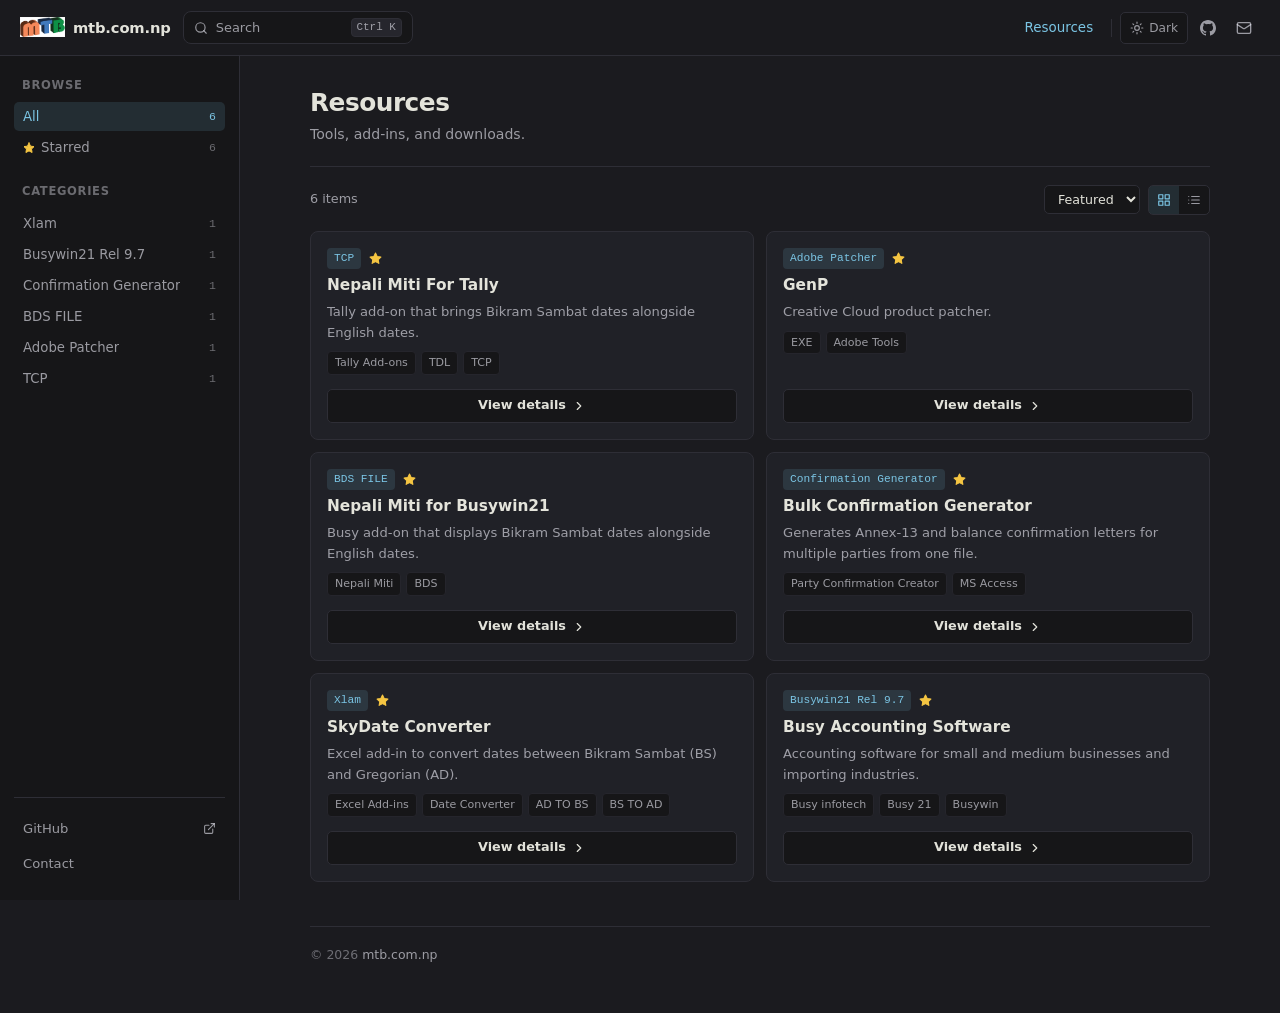
<file: index.html>
<!DOCTYPE html>
<html lang="en" data-theme="dark">
<head>
  <meta charset="UTF-8" />
  <meta name="viewport" content="width=device-width, initial-scale=1.0" />
  <meta name="description" content="Free tools, Excel add-ins, and utilities on mtb.com.np." />
  <meta name="referrer" content="no-referrer" />
  <meta http-equiv="Content-Security-Policy" content="default-src 'none'; script-src 'self'; style-src 'self'; img-src 'self'; font-src 'none'; connect-src 'none'; form-action 'none'; base-uri 'self'; manifest-src 'self'; object-src 'none';" />
  <title>Resources — mtb.com.np</title>
  <link rel="canonical" href="https://mtb.com.np/" />
  <link rel="icon" href="favicon.ico" sizes="any" />
  <link rel="icon" type="image/png" sizes="32x32" href="assets/imgs/favicon-32x32.png" />
  <link rel="icon" type="image/png" sizes="16x16" href="assets/imgs/favicon-16x16.png" />
  <link rel="apple-touch-icon" sizes="180x180" href="assets/imgs/apple-touch-icon.png" />
  <link rel="manifest" href="site.webmanifest" />
  <link rel="stylesheet" href="assets/css/mtb.css" />
  <script src="assets/js/theme.js"></script>
  <script defer src="resources.js"></script>
  <script defer src="assets/js/mtb.js"></script>
</head>
<body>
  <header class="vp-nav">
    <div class="nav-left">
      <button type="button" class="nav-menu-btn" id="nav-menu-btn" aria-label="Open categories" aria-expanded="false" aria-controls="sidebar">
        <svg width="16" height="16" viewBox="0 0 24 24" fill="none" stroke="currentColor" stroke-width="2" stroke-linecap="round" aria-hidden="true">
          <line x1="3" y1="6" x2="21" y2="6" />
          <line x1="3" y1="12" x2="21" y2="12" />
          <line x1="3" y1="18" x2="21" y2="18" />
        </svg>
      </button>

      <a href="./" class="nav-logo">
        <img src="assets/imgs/logo.png" alt="mtb logo" class="nav-logo-img" width="45" height="20" />
        <span>mtb.com.np</span>
      </a>

      <button type="button" class="search-trigger" id="search-trigger" aria-label="Search resources (Ctrl+K)">
        <svg width="14" height="14" viewBox="0 0 24 24" fill="none" stroke="currentColor" stroke-width="2" stroke-linecap="round" stroke-linejoin="round" aria-hidden="true">
          <circle cx="11" cy="11" r="8" />
          <line x1="21" y1="21" x2="16.65" y2="16.65" />
        </svg>
        <span class="search-trigger-text">Search</span>
        <kbd class="kbd">Ctrl K</kbd>
      </button>
    </div>

    <nav class="nav-right" aria-label="Primary">
      <a href="./" class="nav-link active">Resources</a>
      <div class="nav-divider" aria-hidden="true"></div>
      <button type="button" class="theme-btn" id="theme-toggle" aria-label="Switch theme">
        <svg width="14" height="14" viewBox="0 0 24 24" fill="none" stroke="currentColor" stroke-width="2" stroke-linecap="round" stroke-linejoin="round" aria-hidden="true">
          <circle cx="12" cy="12" r="4" />
          <path d="M12 2v2M12 20v2M4.93 4.93l1.41 1.41M17.66 17.66l1.41 1.41M2 12h2M20 12h2M6.34 17.66l-1.41 1.41M19.07 4.93l-1.41 1.41" />
        </svg>
        <span class="theme-label" id="theme-label">Dark</span>
      </button>
      <a href="https://github.com/mtbcomnp" class="nav-icon" data-site-link="github" target="_blank" rel="noopener noreferrer" title="GitHub" aria-label="GitHub">
        <svg width="16" height="16" viewBox="0 0 24 24" fill="currentColor" aria-hidden="true">
          <path d="M12 0C5.37 0 0 5.37 0 12c0 5.3 3.44 9.8 8.2 11.38.6.11.82-.26.82-.58v-2.03c-3.34.72-4.04-1.61-4.04-1.61-.54-1.38-1.33-1.75-1.33-1.75-1.09-.74.08-.73.08-.73 1.2.09 1.84 1.24 1.84 1.24 1.07 1.83 2.8 1.3 3.49 1 .1-.78.42-1.3.76-1.6-2.67-.3-5.47-1.33-5.47-5.93 0-1.31.47-2.38 1.24-3.22-.12-.3-.54-1.52.12-3.18 0 0 1.01-.32 3.3 1.23a11.5 11.5 0 0 1 3-.4c1.02 0 2.04.14 3 .4 2.28-1.55 3.29-1.23 3.29-1.23.66 1.66.24 2.88.12 3.18.77.84 1.24 1.91 1.24 3.22 0 4.61-2.81 5.63-5.48 5.92.43.37.81 1.1.81 2.22v3.29c0 .32.22.7.83.58C20.56 21.8 24 17.3 24 12c0-6.63-5.37-12-12-12z" />
        </svg>
      </a>
      <a href="mailto:info@mtb.com.np" class="nav-icon" data-site-link="email" title="Email" aria-label="Email">
        <svg width="16" height="16" viewBox="0 0 24 24" fill="none" stroke="currentColor" stroke-width="2" stroke-linecap="round" stroke-linejoin="round" aria-hidden="true">
          <rect x="2" y="4" width="20" height="16" rx="2" />
          <path d="m22 7-8.97 5.7a1.94 1.94 0 0 1-2.06 0L2 7" />
        </svg>
      </a>
    </nav>
  </header>

  <div class="sidebar-backdrop" id="sidebar-backdrop"></div>

  <div class="vp-shell">
    <aside class="vp-sidebar" id="sidebar" aria-label="Categories">
      <div class="sidebar-mobile-head">
        <span class="sidebar-mobile-title">Categories</span>
        <button type="button" class="sidebar-close" id="sidebar-close" aria-label="Close categories">
          <svg width="14" height="14" viewBox="0 0 24 24" fill="none" stroke="currentColor" stroke-width="2" stroke-linecap="round" aria-hidden="true">
            <line x1="18" y1="6" x2="6" y2="18" />
            <line x1="6" y1="6" x2="18" y2="18" />
          </svg>
        </button>
      </div>

      <div class="sidebar-group">
        <div class="sidebar-heading">Browse</div>
        <div class="sidebar-list" id="sidebar-browse"></div>
      </div>

      <div class="sidebar-group">
        <div class="sidebar-heading">Categories</div>
        <div class="sidebar-list" id="sidebar-categories"></div>
      </div>

      <div class="sidebar-footer">
        <a href="https://github.com/mtbcomnp" class="sidebar-ext" data-site-link="github" target="_blank" rel="noopener noreferrer">
          <span>GitHub</span>
          <svg width="13" height="13" viewBox="0 0 24 24" fill="none" stroke="currentColor" stroke-width="2" stroke-linecap="round" stroke-linejoin="round" aria-hidden="true">
            <path d="M18 13v6a2 2 0 0 1-2 2H5a2 2 0 0 1-2-2V8a2 2 0 0 1 2-2h6" />
            <polyline points="15 3 21 3 21 9" />
            <line x1="10" y1="14" x2="21" y2="3" />
          </svg>
        </a>
        <a href="mailto:info@mtb.com.np" class="sidebar-ext" data-site-link="email">
          <span>Contact</span>
        </a>
      </div>
    </aside>

    <main class="vp-main">
      <div class="content-wrap">
        <div class="page-header">
          <h1 class="page-title" id="page-title">Resources</h1>
          <p class="page-sub" id="page-sub">Tools, add-ins, and downloads.</p>
        </div>

        <div class="mobile-pills" id="mobile-pills" aria-label="Category filter"></div>

        <div class="toolbar">
          <div class="toolbar-left">
            <span class="results-summary" id="results-summary"></span>
            <button type="button" class="link-btn" id="reset-filter-btn" hidden>Reset</button>
          </div>

          <div class="toolbar-right">
            <select id="sort-select" class="sort-select" aria-label="Sort resources">
              <option value="featured">Featured</option>
              <option value="newest">Newest</option>
              <option value="oldest">Oldest</option>
              <option value="name">A–Z</option>
            </select>

            <div class="view-toggle" role="group" aria-label="Layout view">
              <button type="button" class="view-btn active" id="view-grid-btn" title="Grid view" aria-label="Grid view" aria-pressed="true">
                <svg width="14" height="14" viewBox="0 0 24 24" fill="none" stroke="currentColor" stroke-width="2" stroke-linecap="round" stroke-linejoin="round" aria-hidden="true">
                  <rect x="3" y="3" width="7" height="7" />
                  <rect x="14" y="3" width="7" height="7" />
                  <rect x="14" y="14" width="7" height="7" />
                  <rect x="3" y="14" width="7" height="7" />
                </svg>
              </button>
              <button type="button" class="view-btn" id="view-list-btn" title="List view" aria-label="List view" aria-pressed="false">
                <svg width="14" height="14" viewBox="0 0 24 24" fill="none" stroke="currentColor" stroke-width="2" stroke-linecap="round" stroke-linejoin="round" aria-hidden="true">
                  <line x1="8" y1="6" x2="21" y2="6" />
                  <line x1="8" y1="12" x2="21" y2="12" />
                  <line x1="8" y1="18" x2="21" y2="18" />
                  <line x1="3" y1="6" x2="3.01" y2="6" />
                  <line x1="3" y1="12" x2="3.01" y2="12" />
                  <line x1="3" y1="18" x2="3.01" y2="18" />
                </svg>
              </button>
            </div>
          </div>
        </div>

        <div class="items-container view-grid" id="items-container"></div>

        <div class="empty-state" id="empty-state" hidden>
          <p>No items match this filter. <button type="button" class="link-btn" id="empty-reset-btn">Show all</button></p>
        </div>
      </div>

      <footer class="site-footer">
        <span>© <span id="footer-year"></span> <a href="https://mtb.com.np" id="footer-name">mtb.com.np</a></span>
      </footer>
    </main>
  </div>

  <div class="search-overlay" id="search-overlay" role="dialog" aria-modal="true" aria-label="Search resources" aria-hidden="true">
    <div class="search-modal">
      <div class="search-modal-head">
        <svg width="15" height="15" viewBox="0 0 24 24" fill="none" stroke="currentColor" stroke-width="2" stroke-linecap="round" stroke-linejoin="round" aria-hidden="true">
          <circle cx="11" cy="11" r="8" />
          <line x1="21" y1="21" x2="16.65" y2="16.65" />
        </svg>
        <input type="search" id="search-input" class="search-input" placeholder="Search tools, formats, tags…" autocomplete="off" spellcheck="false" />
        <button type="button" class="search-close" id="search-close" aria-label="Close search">
          <kbd class="kbd">Esc</kbd>
        </button>
      </div>
      <div class="search-results" id="search-results"></div>
    </div>
  </div>
</body>
</html>
</file>
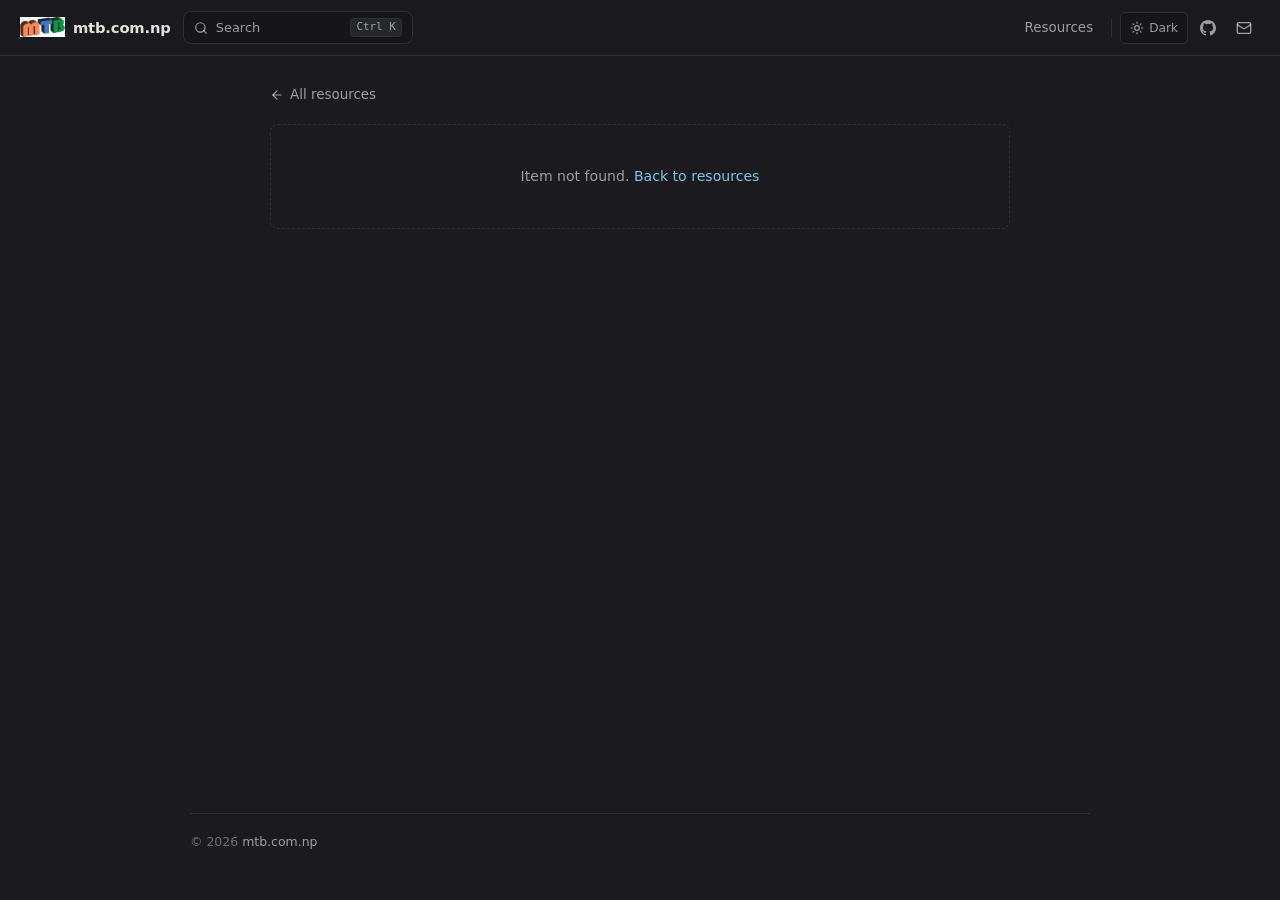
<file: details.html>
<!DOCTYPE html>
<html lang="en" data-theme="dark">
<head>
  <meta charset="UTF-8" />
  <meta name="viewport" content="width=device-width, initial-scale=1.0" />
  <meta name="description" content="Resource details on mtb.com.np." />
  <meta name="referrer" content="no-referrer" />
  <meta http-equiv="Content-Security-Policy" content="default-src 'none'; script-src 'self'; style-src 'self'; img-src 'self'; font-src 'none'; connect-src 'none'; form-action 'none'; base-uri 'self'; manifest-src 'self'; object-src 'none';" />
  <title>Details — mtb.com.np</title>
  <link rel="icon" href="favicon.ico" sizes="any" />
  <link rel="icon" type="image/png" sizes="32x32" href="assets/imgs/favicon-32x32.png" />
  <link rel="icon" type="image/png" sizes="16x16" href="assets/imgs/favicon-16x16.png" />
  <link rel="apple-touch-icon" sizes="180x180" href="assets/imgs/apple-touch-icon.png" />
  <link rel="manifest" href="site.webmanifest" />
  <link rel="stylesheet" href="assets/css/mtb.css" />
  <script src="assets/js/theme.js"></script>
  <script defer src="resources.js"></script>
  <script defer src="assets/js/mtb.js"></script>
</head>
<body>
  <header class="vp-nav">
    <div class="nav-left">
      <a href="./" class="nav-logo">
        <img src="assets/imgs/logo.png" alt="mtb logo" class="nav-logo-img" width="45" height="20" />
        <span>mtb.com.np</span>
      </a>

      <button type="button" class="search-trigger" id="search-trigger" aria-label="Search resources (Ctrl+K)">
        <svg width="14" height="14" viewBox="0 0 24 24" fill="none" stroke="currentColor" stroke-width="2" stroke-linecap="round" stroke-linejoin="round" aria-hidden="true">
          <circle cx="11" cy="11" r="8" />
          <line x1="21" y1="21" x2="16.65" y2="16.65" />
        </svg>
        <span class="search-trigger-text">Search</span>
        <kbd class="kbd">Ctrl K</kbd>
      </button>
    </div>

    <nav class="nav-right" aria-label="Primary">
      <a href="./" class="nav-link">Resources</a>
      <div class="nav-divider" aria-hidden="true"></div>
      <button type="button" class="theme-btn" id="theme-toggle" aria-label="Switch theme">
        <svg width="14" height="14" viewBox="0 0 24 24" fill="none" stroke="currentColor" stroke-width="2" stroke-linecap="round" stroke-linejoin="round" aria-hidden="true">
          <circle cx="12" cy="12" r="4" />
          <path d="M12 2v2M12 20v2M4.93 4.93l1.41 1.41M17.66 17.66l1.41 1.41M2 12h2M20 12h2M6.34 17.66l-1.41 1.41M19.07 4.93l-1.41 1.41" />
        </svg>
        <span class="theme-label" id="theme-label">Dark</span>
      </button>
      <a href="https://github.com/mtbcomnp" class="nav-icon" data-site-link="github" target="_blank" rel="noopener noreferrer" title="GitHub" aria-label="GitHub">
        <svg width="16" height="16" viewBox="0 0 24 24" fill="currentColor" aria-hidden="true">
          <path d="M12 0C5.37 0 0 5.37 0 12c0 5.3 3.44 9.8 8.2 11.38.6.11.82-.26.82-.58v-2.03c-3.34.72-4.04-1.61-4.04-1.61-.54-1.38-1.33-1.75-1.33-1.75-1.09-.74.08-.73.08-.73 1.2.09 1.84 1.24 1.84 1.24 1.07 1.83 2.8 1.3 3.49 1 .1-.78.42-1.3.76-1.6-2.67-.3-5.47-1.33-5.47-5.93 0-1.31.47-2.38 1.24-3.22-.12-.3-.54-1.52.12-3.18 0 0 1.01-.32 3.3 1.23a11.5 11.5 0 0 1 3-.4c1.02 0 2.04.14 3 .4 2.28-1.55 3.29-1.23 3.29-1.23.66 1.66.24 2.88.12 3.18.77.84 1.24 1.91 1.24 3.22 0 4.61-2.81 5.63-5.48 5.92.43.37.81 1.1.81 2.22v3.29c0 .32.22.7.83.58C20.56 21.8 24 17.3 24 12c0-6.63-5.37-12-12-12z" />
        </svg>
      </a>
      <a href="mailto:info@mtb.com.np" class="nav-icon" data-site-link="email" title="Email" aria-label="Email">
        <svg width="16" height="16" viewBox="0 0 24 24" fill="none" stroke="currentColor" stroke-width="2" stroke-linecap="round" stroke-linejoin="round" aria-hidden="true">
          <rect x="2" y="4" width="20" height="16" rx="2" />
          <path d="m22 7-8.97 5.7a1.94 1.94 0 0 1-2.06 0L2 7" />
        </svg>
      </a>
    </nav>
  </header>

  <main class="detail-page">
    <div class="detail-wrap">
      <div class="detail-crumb">
        <a href="./" class="crumb-back">
          <svg width="14" height="14" viewBox="0 0 24 24" fill="none" stroke="currentColor" stroke-width="2" stroke-linecap="round" stroke-linejoin="round" aria-hidden="true">
            <line x1="19" y1="12" x2="5" y2="12" />
            <polyline points="12 19 5 12 12 5" />
          </svg>
          <span>All resources</span>
        </a>
      </div>

      <article class="detail-card" id="detail-root"></article>

      <div class="empty-state" id="detail-missing" hidden>
        <p>Item not found. <a href="./">Back to resources</a></p>
      </div>
    </div>

    <footer class="site-footer detail-footer">
      <span>© <span id="footer-year"></span> <a href="https://mtb.com.np" id="footer-name">mtb.com.np</a></span>
    </footer>
  </main>

  <div class="search-overlay" id="search-overlay" role="dialog" aria-modal="true" aria-label="Search resources" aria-hidden="true">
    <div class="search-modal">
      <div class="search-modal-head">
        <svg width="15" height="15" viewBox="0 0 24 24" fill="none" stroke="currentColor" stroke-width="2" stroke-linecap="round" stroke-linejoin="round" aria-hidden="true">
          <circle cx="11" cy="11" r="8" />
          <line x1="21" y1="21" x2="16.65" y2="16.65" />
        </svg>
        <input type="search" id="search-input" class="search-input" placeholder="Search tools, formats, tags…" autocomplete="off" spellcheck="false" />
        <button type="button" class="search-close" id="search-close" aria-label="Close search">
          <kbd class="kbd">Esc</kbd>
        </button>
      </div>
      <div class="search-results" id="search-results"></div>
    </div>
  </div>
</body>
</html>
</file>
<file: assets/css/mtb.css>
/* mtb.css — Minimal FMHY / VitePress Theme */

*, *::before, *::after {
  box-sizing: border-box;
  margin: 0;
  padding: 0;
}

/* ── Theme Tokens (Dark default = VitePress / FMHY palette) ─────── */
:root {
  --bg:           #1b1b1f;
  --bg-alt:       #161618;
  --bg-elv:       #202127;
  --bg-soft:      #26262d;
  --bg-nav:       rgba(27, 27, 31, 0.88);
  --border:       #2e2e36;
  --border-soft:  #25252c;
  --text:         rgba(255, 255, 245, 0.88);
  --text-2:       rgba(235, 235, 245, 0.62);
  --text-3:       rgba(235, 235, 245, 0.40);
  --brand:        #7bc5e4;
  --brand-hover:  #97d4ed;
  --brand-ink:    #0f1419;
  --brand-soft:   rgba(123, 197, 228, 0.13);
  --brand-border: rgba(123, 197, 228, 0.36);
  --star:         #f5c542;
  --nav-h:        56px;
  --sidebar-w:    240px;
  --r:            8px;
  --r-sm:         5px;
  --ease:         0.15s ease;
  --font:         -apple-system, BlinkMacSystemFont, "Segoe UI", Inter, Roboto, system-ui, sans-serif;
  --mono:         ui-monospace, SFMono-Regular, Menlo, Monaco, Consolas, monospace;
}

:root[data-theme="black"] {
  --bg:           #000000;
  --bg-alt:       #050507;
  --bg-elv:       #0c0c10;
  --bg-soft:      #15151b;
  --bg-nav:       rgba(0, 0, 0, 0.88);
  --border:       #1f1f27;
  --border-soft:  #16161c;
}

:root[data-theme="light"] {
  --bg:           #ffffff;
  --bg-alt:       #f6f6f7;
  --bg-elv:       #ffffff;
  --bg-soft:      #efeff3;
  --bg-nav:       rgba(255, 255, 255, 0.88);
  --border:       #e2e2e8;
  --border-soft:  #ececf0;
  --text:         #2c2c34;
  --text-2:       #63636e;
  --text-3:       #8e8e9a;
  --brand:        #0284c7;
  --brand-hover:  #0369a1;
  --brand-ink:    #ffffff;
  --brand-soft:   rgba(2, 132, 199, 0.1);
  --brand-border: rgba(2, 132, 199, 0.35);
  --star:         #d97706;
}

[hidden] { display: none !important; }

html {
  scroll-behavior: smooth;
  color-scheme: dark;
}

html[data-theme="light"] {
  color-scheme: light;
}

body {
  background: var(--bg);
  color: var(--text);
  font-family: var(--font);
  font-size: 14px;
  line-height: 1.6;
  -webkit-font-smoothing: antialiased;
  min-height: 100vh;
  display: flex;
  flex-direction: column;
}

a {
  color: var(--brand);
  text-decoration: none;
}

a:hover {
  text-decoration: underline;
}

:focus-visible {
  outline: 2px solid var(--brand);
  outline-offset: 2px;
}

/* ── Top Navbar ─────────────────────────────────────────────────── */
.vp-nav {
  position: fixed;
  top: 0;
  left: 0;
  right: 0;
  height: var(--nav-h);
  z-index: 200;
  background: var(--bg-nav);
  backdrop-filter: blur(10px);
  -webkit-backdrop-filter: blur(10px);
  border-bottom: 1px solid var(--border);
  display: flex;
  align-items: center;
  justify-content: space-between;
  padding: 0 20px;
  gap: 12px;
}

.nav-left {
  display: flex;
  align-items: center;
  gap: 12px;
  min-width: 0;
  flex: 1;
}

.nav-menu-btn {
  display: none;
  align-items: center;
  justify-content: center;
  width: 34px;
  height: 34px;
  border: 1px solid var(--border);
  border-radius: var(--r-sm);
  background: var(--bg-elv);
  color: var(--text-2);
  cursor: pointer;
  flex-shrink: 0;
}

.nav-menu-btn:hover {
  color: var(--text);
  border-color: var(--border-soft);
}

.nav-logo {
  display: flex;
  align-items: center;
  gap: 8px;
  color: var(--text);
  font-weight: 600;
  font-size: 0.92rem;
  letter-spacing: -0.01em;
  white-space: nowrap;
  flex-shrink: 0;
}

.nav-logo:hover {
  color: var(--brand);
  text-decoration: none;
}

.nav-logo-img {
  height: 20px;
  width: auto;
  display: block;
}

.search-trigger {
  display: flex;
  align-items: center;
  gap: 8px;
  background: var(--bg-alt);
  border: 1px solid var(--border);
  border-radius: var(--r);
  color: var(--text-2);
  font-family: var(--font);
  font-size: 0.81rem;
  padding: 6px 10px;
  cursor: pointer;
  width: 100%;
  max-width: 230px;
  transition: border-color var(--ease), color var(--ease);
}

.search-trigger:hover {
  border-color: var(--brand-border);
  color: var(--text);
}

.search-trigger-text {
  flex: 1;
  text-align: left;
  overflow: hidden;
  text-overflow: ellipsis;
  white-space: nowrap;
}

.kbd {
  font-family: var(--mono);
  font-size: 0.68rem;
  line-height: 1;
  background: var(--bg-soft);
  border: 1px solid var(--border);
  border-radius: 4px;
  padding: 3px 5px;
  color: var(--text-2);
  white-space: nowrap;
}

.nav-right {
  display: flex;
  align-items: center;
  gap: 4px;
  flex-shrink: 0;
}

.nav-link {
  font-size: 0.84rem;
  color: var(--text-2);
  padding: 6px 10px;
  border-radius: var(--r-sm);
  transition: color var(--ease), background var(--ease);
  white-space: nowrap;
}

.nav-link:hover {
  color: var(--text);
  background: var(--bg-soft);
  text-decoration: none;
}

.nav-link.active {
  color: var(--brand);
}

.nav-divider {
  width: 1px;
  height: 18px;
  background: var(--border);
  margin: 0 4px;
}

.theme-btn {
  display: inline-flex;
  align-items: center;
  gap: 5px;
  height: 32px;
  padding: 0 9px;
  border-radius: var(--r-sm);
  border: 1px solid var(--border);
  background: var(--bg-alt);
  color: var(--text-2);
  font-family: var(--font);
  font-size: 0.76rem;
  cursor: pointer;
  transition: color var(--ease), border-color var(--ease), background var(--ease);
}

.theme-btn:hover {
  color: var(--text);
  border-color: var(--brand-border);
}

.nav-icon {
  display: inline-flex;
  align-items: center;
  justify-content: center;
  width: 32px;
  height: 32px;
  border-radius: var(--r-sm);
  color: var(--text-2);
  transition: color var(--ease), background var(--ease);
}

.nav-icon:hover {
  color: var(--text);
  background: var(--bg-soft);
  text-decoration: none;
}

/* ── Two-Column VitePress / FMHY Shell ──────────────────────────── */
.vp-shell {
  padding-top: var(--nav-h);
  flex: 1;
  display: flex;
  width: 100%;
  max-width: 1280px;
  margin: 0 auto;
}

.vp-sidebar {
  width: var(--sidebar-w);
  flex-shrink: 0;
  border-right: 1px solid var(--border);
  background: var(--bg-alt);
  padding: 20px 14px;
  display: flex;
  flex-direction: column;
  gap: 20px;
  position: sticky;
  top: var(--nav-h);
  height: calc(100vh - var(--nav-h));
  overflow-y: auto;
}

.sidebar-mobile-head {
  display: none;
  align-items: center;
  justify-content: space-between;
  padding-bottom: 10px;
  border-bottom: 1px solid var(--border);
}

.sidebar-mobile-title {
  font-size: 0.84rem;
  font-weight: 600;
  color: var(--text);
}

.sidebar-close {
  background: none;
  border: 1px solid var(--border);
  border-radius: var(--r-sm);
  color: var(--text-2);
  width: 28px;
  height: 28px;
  display: inline-flex;
  align-items: center;
  justify-content: center;
  cursor: pointer;
}

.sidebar-group {
  display: flex;
  flex-direction: column;
  gap: 2px;
}

.sidebar-heading {
  font-size: 0.72rem;
  font-weight: 600;
  text-transform: uppercase;
  letter-spacing: 0.06em;
  color: var(--text-3);
  padding: 0 8px 6px;
}

.sidebar-list {
  display: flex;
  flex-direction: column;
  gap: 2px;
}

.sidebar-item {
  display: flex;
  align-items: center;
  justify-content: space-between;
  gap: 8px;
  width: 100%;
  text-align: left;
  background: none;
  border: none;
  border-radius: var(--r-sm);
  padding: 7px 9px;
  font-family: var(--font);
  font-size: 0.83rem;
  color: var(--text-2);
  cursor: pointer;
  transition: color var(--ease), background var(--ease);
}

.sidebar-item:hover {
  color: var(--text);
  background: var(--bg-soft);
}

.sidebar-item.active {
  color: var(--brand);
  background: var(--brand-soft);
  font-weight: 500;
}

.sidebar-item-label {
  display: inline-flex;
  align-items: center;
  gap: 6px;
  min-width: 0;
  overflow: hidden;
  text-overflow: ellipsis;
  white-space: nowrap;
}

.star-dot {
  color: var(--star);
  display: inline-flex;
  align-items: center;
  flex-shrink: 0;
}

.sidebar-count {
  font-family: var(--mono);
  font-size: 0.72rem;
  color: var(--text-3);
  flex-shrink: 0;
}

.sidebar-item.active .sidebar-count {
  color: var(--brand);
}

.sidebar-footer {
  margin-top: auto;
  padding-top: 14px;
  border-top: 1px solid var(--border);
  display: flex;
  flex-direction: column;
  gap: 2px;
}

.sidebar-ext {
  display: flex;
  align-items: center;
  justify-content: space-between;
  padding: 6px 9px;
  border-radius: var(--r-sm);
  font-size: 0.82rem;
  color: var(--text-2);
}

.sidebar-ext:hover {
  color: var(--text);
  background: var(--bg-soft);
  text-decoration: none;
}

.sidebar-backdrop {
  display: none;
  position: fixed;
  inset: 0;
  z-index: 250;
  background: rgba(0, 0, 0, 0.55);
}

.sidebar-backdrop.open {
  display: block;
}

/* ── Main Content Column ────────────────────────────────────────── */
.vp-main {
  flex: 1;
  min-width: 0;
  padding: 32px 32px 48px;
  display: flex;
  flex-direction: column;
}

.content-wrap {
  width: 100%;
  max-width: 900px;
  margin: 0 auto;
  flex: 1;
}

.page-header {
  padding-bottom: 20px;
  border-bottom: 1px solid var(--border);
  margin-bottom: 18px;
}

.page-title {
  font-size: 1.55rem;
  font-weight: 700;
  letter-spacing: -0.02em;
  color: var(--text);
  line-height: 1.25;
}

.page-sub {
  margin-top: 4px;
  font-size: 0.88rem;
  color: var(--text-2);
}

/* Mobile horizontal category pills */
.mobile-pills {
  display: none;
  gap: 6px;
  overflow-x: auto;
  padding-bottom: 12px;
  margin-bottom: 10px;
  scrollbar-width: none;
}

.mobile-pills::-webkit-scrollbar {
  display: none;
}

.mobile-pill {
  font-family: var(--font);
  font-size: 0.78rem;
  padding: 5px 11px;
  border-radius: 999px;
  border: 1px solid var(--border);
  background: var(--bg-alt);
  color: var(--text-2);
  white-space: nowrap;
  cursor: pointer;
}

.mobile-pill.active {
  color: var(--brand);
  background: var(--brand-soft);
  border-color: var(--brand-border);
}

/* Toolbar */
.toolbar {
  display: flex;
  align-items: center;
  justify-content: space-between;
  gap: 12px;
  margin-bottom: 16px;
  flex-wrap: wrap;
}

.toolbar-left {
  display: flex;
  align-items: center;
  gap: 10px;
}

.results-summary {
  font-size: 0.8rem;
  color: var(--text-2);
}

.link-btn {
  background: none;
  border: none;
  color: var(--brand);
  font-family: var(--font);
  font-size: 0.8rem;
  cursor: pointer;
  padding: 0;
  text-decoration: underline;
}

.toolbar-right {
  display: flex;
  align-items: center;
  gap: 8px;
}

.sort-select {
  font-family: var(--font);
  font-size: 0.79rem;
  background: var(--bg-alt);
  border: 1px solid var(--border);
  border-radius: var(--r-sm);
  color: var(--text);
  padding: 5px 9px;
  cursor: pointer;
}

.view-toggle {
  display: inline-flex;
  border: 1px solid var(--border);
  border-radius: var(--r-sm);
  overflow: hidden;
  background: var(--bg-alt);
}

.view-btn {
  display: inline-flex;
  align-items: center;
  justify-content: center;
  width: 30px;
  height: 28px;
  border: none;
  background: none;
  color: var(--text-2);
  cursor: pointer;
  transition: color var(--ease), background var(--ease);
}

.view-btn:hover {
  color: var(--text);
}

.view-btn.active {
  color: var(--brand);
  background: var(--brand-soft);
}

/* ── Resource Items: Grid & List Views ──────────────────────────── */
.items-container.view-grid {
  display: grid;
  grid-template-columns: repeat(2, minmax(0, 1fr));
  gap: 12px;
}

.items-container.view-list {
  display: flex;
  flex-direction: column;
  gap: 8px;
}

.resource-item {
  background: var(--bg-elv);
  border: 1px solid var(--border);
  border-radius: var(--r);
  padding: 16px;
  display: flex;
  flex-direction: column;
  justify-content: space-between;
  gap: 14px;
  transition: border-color var(--ease), background var(--ease);
}

.resource-item:hover {
  border-color: var(--brand-border);
}

.view-list .resource-item {
  flex-direction: row;
  align-items: center;
  padding: 14px 16px;
  gap: 16px;
}

.item-main {
  display: flex;
  flex-direction: column;
  gap: 6px;
  min-width: 0;
  flex: 1;
}

.item-meta {
  display: flex;
  align-items: center;
  gap: 8px;
  flex-wrap: wrap;
}

.item-category {
  font-family: var(--mono);
  font-size: 0.7rem;
  color: var(--brand);
  background: var(--brand-soft);
  padding: 2px 7px;
  border-radius: 4px;
}

.item-star {
  color: var(--star);
  display: inline-flex;
  align-items: center;
}

.item-note {
  font-family: var(--mono);
  font-size: 0.7rem;
  color: var(--text-3);
}

.item-title {
  font-size: 0.96rem;
  font-weight: 600;
  color: var(--text);
  line-height: 1.35;
}

.item-title-link {
  color: inherit;
  text-decoration: none;
}

.item-title-link:hover {
  color: var(--brand);
  text-decoration: none;
}

.item-desc {
  font-size: 0.82rem;
  color: var(--text-2);
  line-height: 1.55;
}

.item-tags {
  display: flex;
  flex-wrap: wrap;
  gap: 5px;
  margin-top: 2px;
}

.item-tag {
  font-size: 0.69rem;
  padding: 2px 7px;
  border-radius: 4px;
  background: var(--bg-alt);
  border: 1px solid var(--border-soft);
  color: var(--text-2);
}

.item-actions {
  display: flex;
  align-items: center;
  gap: 6px;
}

.view-list .item-actions {
  flex-shrink: 0;
}

.btn {
  display: inline-flex;
  align-items: center;
  justify-content: center;
  gap: 6px;
  font-family: var(--font);
  font-size: 0.8rem;
  font-weight: 600;
  height: 34px;
  padding: 0 13px;
  border-radius: var(--r-sm);
  border: 1px solid transparent;
  cursor: pointer;
  text-decoration: none;
  transition: opacity var(--ease), border-color var(--ease), background var(--ease), color var(--ease);
  white-space: nowrap;
}

.btn-primary {
  background: var(--brand);
  color: var(--brand-ink);
  flex: 1;
}

.view-list .btn-primary {
  flex: initial;
}

.btn-primary:hover {
  background: var(--brand-hover);
  color: var(--brand-ink);
  text-decoration: none;
}

.btn-secondary {
  flex: 1;
  background: var(--bg-alt);
  border-color: var(--border);
  color: var(--text);
}

.view-list .btn-secondary {
  flex: initial;
}

.btn-secondary:hover {
  border-color: var(--brand-border);
  color: var(--brand);
  background: var(--brand-soft);
  text-decoration: none;
}

.btn-ghost {
  background: var(--bg-alt);
  border-color: var(--border);
  color: var(--text-2);
  width: 34px;
  padding: 0;
}

.btn-ghost:hover {
  color: var(--text);
  border-color: var(--brand-border);
  text-decoration: none;
}

.btn-disabled {
  flex: 1;
  background: var(--bg-alt);
  border-color: var(--border);
  color: var(--text-3);
  cursor: default;
}

/* ── Details Page ───────────────────────────────────────────────── */
.detail-page {
  padding: calc(var(--nav-h) + 28px) 20px 48px;
  flex: 1;
  display: flex;
  flex-direction: column;
}

.detail-wrap {
  width: 100%;
  max-width: 740px;
  margin: 0 auto;
  flex: 1;
}

.detail-crumb {
  margin-bottom: 16px;
}

.crumb-back {
  display: inline-flex;
  align-items: center;
  gap: 6px;
  font-size: 0.84rem;
  color: var(--text-2);
}

.crumb-back:hover {
  color: var(--brand);
  text-decoration: none;
}

.detail-card {
  background: var(--bg-elv);
  border: 1px solid var(--border);
  border-radius: var(--r);
  padding: 24px;
  display: flex;
  flex-direction: column;
  gap: 14px;
}

.detail-meta {
  display: flex;
  align-items: center;
  gap: 8px;
  flex-wrap: wrap;
}

.detail-meta a.item-category:hover {
  text-decoration: none;
  border: 1px solid var(--brand-border);
}

.detail-title {
  font-size: 1.45rem;
  font-weight: 700;
  letter-spacing: -0.02em;
  color: var(--text);
  line-height: 1.25;
}

.detail-desc {
  font-size: 0.92rem;
  color: var(--text-2);
  line-height: 1.65;
}

.detail-section {
  padding-top: 4px;
}

.detail-section-title {
  font-size: 0.78rem;
  font-weight: 600;
  text-transform: uppercase;
  letter-spacing: 0.05em;
  color: var(--text-3);
  margin-bottom: 8px;
}

.detail-list {
  padding-left: 18px;
  display: flex;
  flex-direction: column;
  gap: 5px;
  color: var(--text-2);
  font-size: 0.87rem;
}

.detail-tags {
  margin-top: 2px;
}

.detail-source {
  font-family: var(--mono);
  font-size: 0.75rem;
  color: var(--text-3);
}

.detail-actions {
  display: flex;
  align-items: center;
  gap: 10px;
  flex-wrap: wrap;
  padding-top: 8px;
  border-top: 1px solid var(--border);
}

.detail-btn {
  flex: initial;
  min-width: 132px;
  height: 38px;
  padding: 0 18px;
}

.detail-footer {
  max-width: 740px;
}

.empty-state {
  padding: 40px 20px;
  text-align: center;
  border: 1px dashed var(--border);
  border-radius: var(--r);
  color: var(--text-2);
  font-size: 0.88rem;
}

/* ── Search Overlay ─────────────────────────────────────────────── */
.search-overlay {
  display: none;
  position: fixed;
  inset: 0;
  z-index: 400;
  background: rgba(0, 0, 0, 0.62);
  padding: 72px 16px 24px;
}

.search-overlay.open {
  display: block;
}

.search-modal {
  max-width: 580px;
  margin: 0 auto;
  background: var(--bg-elv);
  border: 1px solid var(--border);
  border-radius: 10px;
  overflow: hidden;
  box-shadow: 0 20px 50px rgba(0, 0, 0, 0.45);
}

.search-modal-head {
  display: flex;
  align-items: center;
  gap: 10px;
  padding: 12px 14px;
  border-bottom: 1px solid var(--border);
  color: var(--text-2);
}

.search-input {
  flex: 1;
  min-width: 0;
  background: none;
  border: none;
  outline: none;
  color: var(--text);
  font-family: var(--font);
  font-size: 0.94rem;
}

.search-input::placeholder {
  color: var(--text-3);
}

.search-close {
  background: none;
  border: none;
  padding: 0;
  cursor: pointer;
}

.search-results {
  max-height: 360px;
  overflow-y: auto;
}

.search-result-item {
  display: flex;
  align-items: center;
  gap: 10px;
  padding: 10px 14px;
  border-bottom: 1px solid var(--border-soft);
  color: var(--text);
  text-decoration: none;
  transition: background var(--ease);
}

.search-result-item:last-child {
  border-bottom: none;
}

.search-result-item:hover,
.search-result-item.active {
  background: var(--bg-soft);
  text-decoration: none;
}

.sri-cat {
  font-family: var(--mono);
  font-size: 0.7rem;
  color: var(--brand);
  background: var(--brand-soft);
  padding: 2px 6px;
  border-radius: 4px;
  white-space: nowrap;
  flex-shrink: 0;
}

.sri-title {
  display: inline-flex;
  align-items: center;
  gap: 6px;
  font-size: 0.87rem;
  font-weight: 500;
  flex: 1;
  min-width: 0;
  overflow: hidden;
  text-overflow: ellipsis;
  white-space: nowrap;
}

.sri-star {
  color: var(--star);
  display: inline-flex;
  align-items: center;
  flex-shrink: 0;
}

.sri-host {
  font-family: var(--mono);
  font-size: 0.71rem;
  color: var(--text-3);
  white-space: nowrap;
}

.sri-arrow {
  color: var(--text-3);
  display: inline-flex;
  align-items: center;
  flex-shrink: 0;
}

.search-empty {
  padding: 24px 16px;
  text-align: center;
  color: var(--text-2);
  font-size: 0.85rem;
}

/* ── Footer & 404 ───────────────────────────────────────────────── */
.site-footer {
  max-width: 900px;
  width: 100%;
  margin: 44px auto 0;
  padding-top: 18px;
  border-top: 1px solid var(--border);
  font-size: 0.78rem;
  color: var(--text-3);
}

.site-footer a {
  color: var(--text-2);
}

.site-footer a:hover {
  color: var(--brand);
}

.not-found-wrap {
  min-height: 100vh;
  display: flex;
  align-items: center;
  justify-content: center;
  padding: 24px;
}

.not-found-card {
  max-width: 420px;
  width: 100%;
  background: var(--bg-elv);
  border: 1px solid var(--border);
  border-radius: var(--r);
  padding: 28px;
  display: flex;
  flex-direction: column;
  gap: 10px;
}

.not-found-code {
  font-family: var(--mono);
  font-size: 0.82rem;
  color: var(--brand);
}

.not-found-actions {
  margin-top: 8px;
  display: flex;
  gap: 8px;
}

/* ── Responsive ─────────────────────────────────────────────────── */
@media (max-width: 959px) {
  .nav-menu-btn {
    display: inline-flex;
  }

  .vp-sidebar {
    position: fixed;
    top: 0;
    left: 0;
    bottom: 0;
    height: 100vh;
    z-index: 300;
    transform: translateX(-100%);
    transition: transform 0.2s ease;
  }

  .vp-sidebar.open {
    transform: translateX(0);
  }

  .sidebar-mobile-head {
    display: flex;
  }

  .mobile-pills {
    display: flex;
  }

  .vp-main {
    padding: 24px 20px 36px;
  }
}

@media (max-width: 680px) {
  .vp-nav {
    padding: 0 14px;
  }

  .nav-link,
  .nav-divider,
  .search-trigger .kbd,
  .theme-label,
  .sri-host {
    display: none;
  }

  .search-trigger {
    max-width: 150px;
  }

  .items-container.view-grid {
    grid-template-columns: 1fr;
  }

  .view-list .resource-item {
    flex-direction: column;
    align-items: stretch;
  }

  .view-list .btn-primary {
    flex: 1;
  }
}

@media (prefers-reduced-motion: reduce) {
  *, *::before, *::after {
    transition: none !important;
    scroll-behavior: auto !important;
  }
}
</file>
